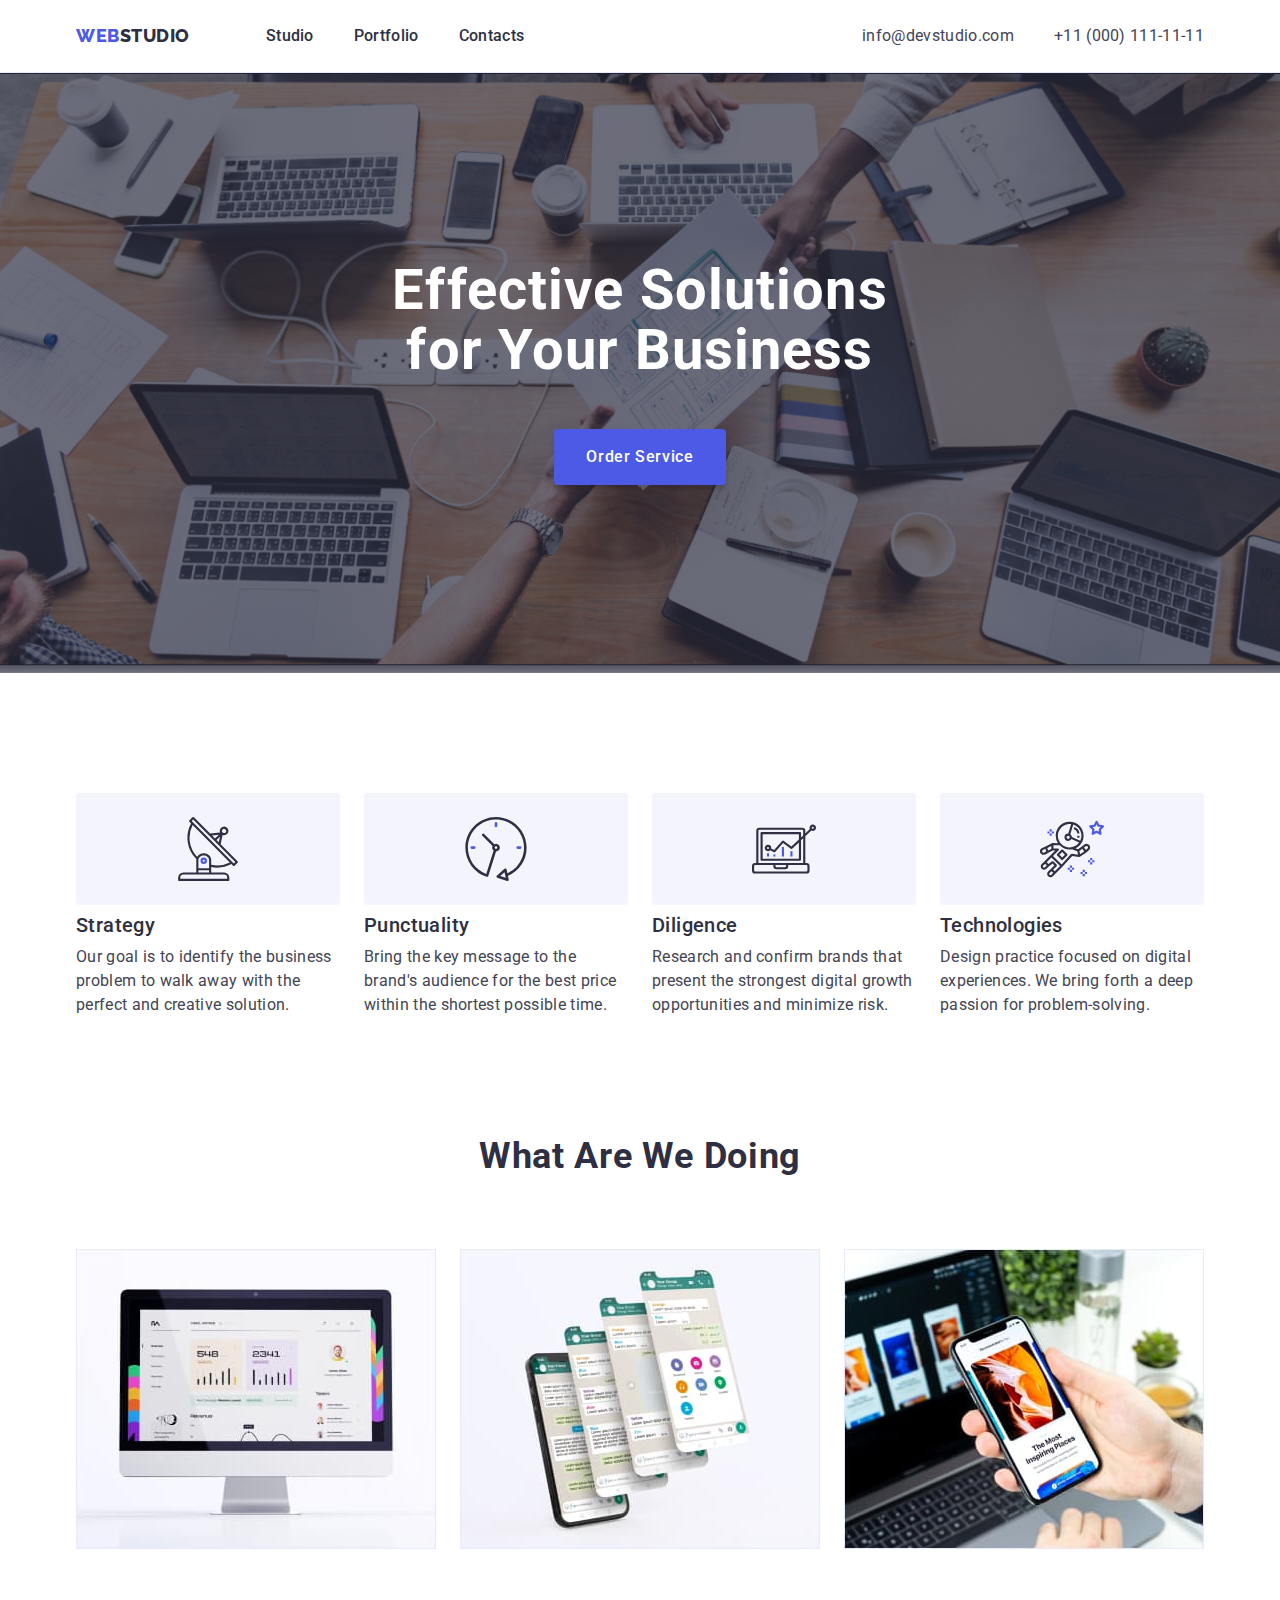
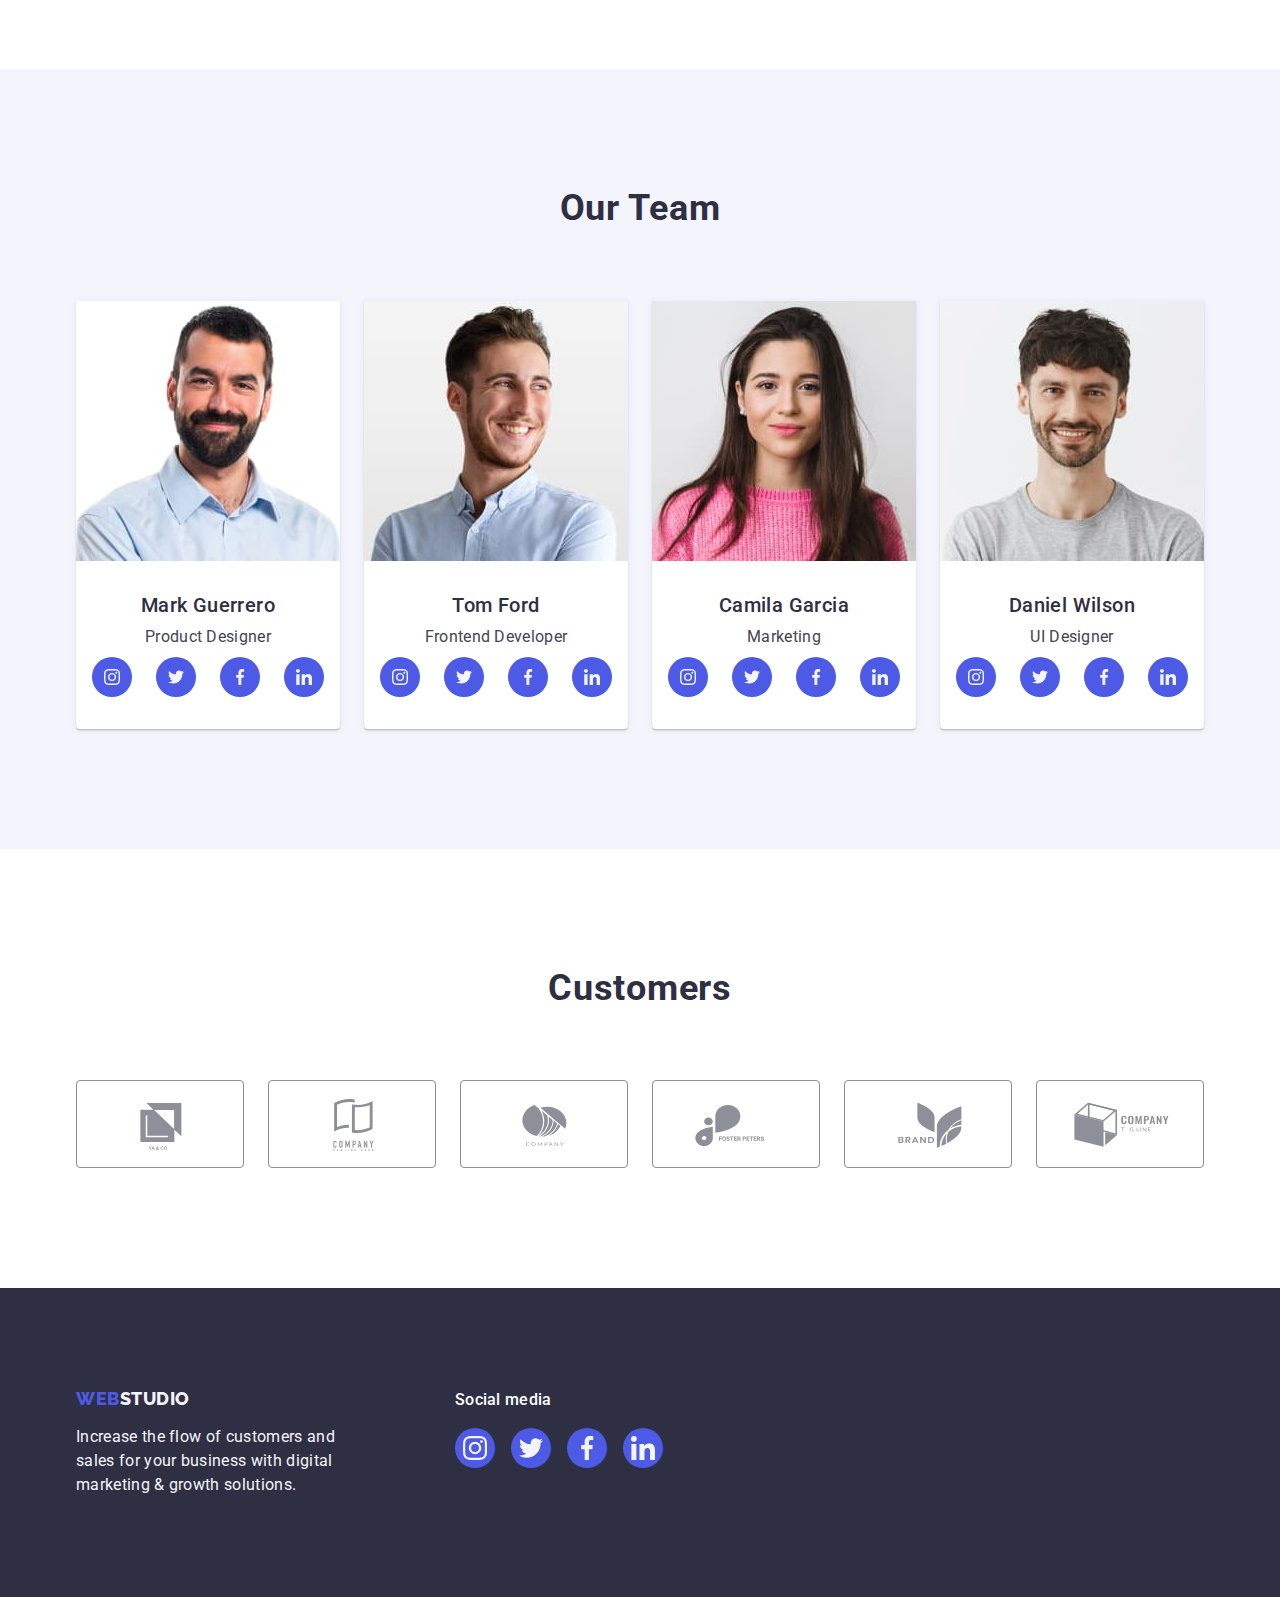
<file: index.html>
<!DOCTYPE html>
<html lang="en">

<head>
    <meta charset="UTF-8"/>
    <meta http-equiv="X-UA-Compatible" content="IE=edge"/>
    <meta name="viewport" content="width=device-width, initial-scale=1.0"/>
    <title>Studio</title>
    <link rel="preconnect" href="https://fonts.googleapis.com"/>
    <link rel="preconnect" href="https://fonts.gstatic.com" crossorigin/>

    <link 
        href="https://fonts.googleapis.com/css2?family=Raleway:wght@800&family=Roboto:wght@400;500;700&display=swap"
         rel="stylesheet"
    />

    <link  
        rel="stylesheet"
        href="https://cdnjs.cloudflare.com/ajax/libs/modern-normalize/1.1.0/modern-normalize.min.css"
    />  

    <link rel="stylesheet" href="./css/styles.css"/>

</head>

<body>

    <header class="page-header">

        <div class="container page-header-container">
            <nav class="page-navigation">
            <a class="page-logo-web link"  href="./index.html">Web<span class="page-logo-dark link">Studio</span></a>    
           
            <ul class="menu-list list" lang="en">
                 <li class="menu-item">
                    <a class="menu-link link" href="./index.html">Studio</a>
                 </li>

                 <li class="menu-item">
                    <a class="menu-link link" href="./portfolio.html">Portfolio</a>
                 </li>

                 <li class="menu-item">
                    <a class="menu-link link" href="">Contacts</a>
                 </li>
            </ul>
            </nav>
        
            <address class="contacts">
            <ul class="contact-list list">
                 <li class="contact-list-item">
                    <a class="contact-list-link link" href="mailto:info@devstudio.com">info@devstudio.com</a>
                 </li>
                 <li class="contact-list-item">
                    <a class="contact-list-link link" href="tel:+110001111111">+11 (000) 111-11-11</a>
                 </li>
            </ul>
            </address>  
        </div>
    </header>   

    <main class="about">
<!--hero-->
        <section class="hero">
            <div class="container">
                <h1 class="hero-title" lang="en">Effective Solutions for Your Business</h1>
                <button class="hero-button" type="button">Order Service</button> 
            </div>
          
        </section>
<!--section 2-->
        <section class="advanteges" id="about_us">
            <div class="container">

                <h2 class="title-first-h visually-hidden">Our advantages</h2>

                <ul class="advanteges-gallery-list list" lang="en">
                    <li class="advanteges-gallery-item">
                     
                        <div class="advanteges-container-icon">
                            <svg 
                                class="advanteges-icon"
                                aria-label="antenna`s icon"
                                width="64"
                                height="64"
                            >

                                <use href="./images/icons.svg#icon-antenna">
                                </use>
                            </svg>
                        </div>
                     
                        <h3 class="title-second-h">Strategy</h3>
                         <p class="description">Our goal is to identify the business
                         problem to walk away with the perfect and creative solution.
                        </p>
                    </li>

                    <li class="advanteges-gallery-item">
                        <div class="advanteges-container-icon">
                            <svg 
                                class="advanteges-icon"
                                aria-label="clock`s icon"
                                width="64"
                                height="64"
                            >

                                <use href="./images/icons.svg#icon-clock">
                                </use>
                            </svg>
                        </div>
                        <h3 class="title-second-h">Punctuality</h3>
                        <p class="description">Bring the key message to the brand's audience for the best price within the shortest possible time.
                        </p>
                    </li>

                    <li class="advanteges-gallery-item">
                        <div class="advanteges-container-icon">
                            <svg 
                              class="advanteges-icon" 
                              aria-label="diagram`s icon" 
                              width="64" 
                              height="64"
                            >
                        
                                <use href="./images/icons.svg#icon-diagram">
                                </use>
                            </svg>
                        </div>
                        <h3 class="title-second-h">Diligence</h3>
                         <p class="description" >Research and confirm brands that present the strongest digital growth opportunities and minimize risk.
                         </p>
                    </li>

                    <li class="advanteges-gallery-item">
                        <div class="advanteges-container-icon">
                            <svg
                              class="advanteges-icon" 
                              aria-label="astronaut`s icon"
                              width="64" 
                              height="64"
                            >
                        
                                <use href="./images/icons.svg#icon-astronaut">
                                </use>
                            </svg>
                        </div>
                        <h3 class="title-second-h">Technologies</h3>
                        <p class="description">Design practice focused on digital experiences. We bring forth a deep passion for problem-solving.
                        </p>
                    </li>
                </ul>
            </div>
        </section>  
<!--section 3-->
        <section class="service" id="we_doing">
            <div class="container">

             <h2 class="title-first-h"> What are we doing</h2>
                <ul class="service-gallery-list list" lang="en">     
                    <li class="service-gallery-item">
                        <img class="service-gallery-img" 
                        src="./images/we_doing/img1.jpg"
                        alt="creating_backend"
                        width="360"
                        height="360">
                    </li>
                    
                    <li class="service-gallery-item">
                        <img class="service-gallery-img" 
                        src="./images/we_doing/img2.jpg"
                        alt="creating_frontend"
                        width="360" 
                        height="360">
                    </li>

                    <li  class="service-gallery-item">
                        <img class="service-gallery-img"
                        src="./images/we_doing/img3.jpg"
                        alt="adaptive_layout"
                        width="360" 
                        height="360">
                    </li>
                </ul>
            </div>
        </section>
<!--section 4-->
        <section class="team" id="our_team"> 
            <div class="container">

             <h2 class="title-first-h">Our Team</h2>

                <ul class="team-gallery-list list">
                   
                    <li class="team-gallery-item">
                         <img class="team-gallery-img" 
                         src="./images/our_team/team_card1.jpg"
                         alt="photo_designer" 
                         width="264"
                         height="260">

                        <div class="team-content-text">
                            <h3 class="title-second-h text-pozition">Mark Guerrero</h3>
                            <p class="description text-pozition">Product Designer</p>
                          
                            <ul class="social-list list">
                                <li class="social-list-item">
                                    <a href="" class="social-list-link">
                                        <svg
                                          class="social-list-icon"
                                          aria-label="instagram`s icon"
                                          width="16"
                                          height="16"
                                        >

                                            <use href="./images/icons.svg#icon-instagram">
                                            </use>
                                        </svg>
                                    </a>
                                </li>

                                <li class="social-list-item">
                                    <a href="" class="social-list-link">
                                        <svg 
                                            class="social-list-icon" 
                                            aria-label="twitter`s icon" 
                                            width="16" 
                                            height="16">
                                
                                            <use href="./images/icons.svg#icon-twitter">
                                            </use>
                                        </svg>
                                    </a>
                                </li>

                                <li class="social-list-item">
                                    <a href="" class="social-list-link">
                                        <svg 
                                          class="social-list-icon" 
                                          aria-label="facebook`s icon" 
                                          width="16"
                                          height="16"
                                        >
                                
                                            <use href="./images/icons.svg#icon-facebook">
                                            </use>
                                        </svg>
                                    </a>
                                </li>

                                <li class="social-list-item">
                                    <a href="" class="social-list-link">
                                        <svg 
                                          class="social-list-icon"
                                          aria-label="linkedin`s icon" 
                                          width="16"
                                          height="16"
                                        >
                                
                                            <use href="./images/icons.svg#icon-linkedin">
                                            </use>
                                        </svg>
                                    </a>
                                </li>
                            </ul>
                        
                        </div>   
                    </li> 

                    <li class="team-gallery-item">
                        <img  class="team-gallery-img" 
                        src="images/our_team/team_card2.jpg"
                        alt="photo_developer" 
                        width="264" 
                        height="260">

                        <div class="team-content-text">
                            <h3 class="title-second-h text-pozition">Tom Ford</h3>
                            <p class="description text-pozition">Frontend Developer</p>

                            <ul class="social-list list">
                                <li class="social-list-item">
                                    <a href="" class="social-list-link">
                                        <svg 
                                          class="social-list-icon" 
                                          aria-label="instagram`s icon" 
                                          width="16"
                                          height="16"
                                        >
                            
                                            <use href="./images/icons.svg#icon-instagram">
                                            </use>
                                        </svg>
                                    </a>
                                </li>
                            
                                <li class="social-list-item">
                                    <a href="" class="social-list-link">
                                        <svg 
                                          class="social-list-icon" 
                                          aria-label="twitter`s icon"
                                          width="16" 
                                          height="16"
                                        >
                            
                                            <use href="./images/icons.svg#icon-twitter">
                                            </use>
                                        </svg>
                                    </a>
                                </li>
                            
                                <li class="social-list-item">
                                    <a href="" class="social-list-link">
                                        <svg 
                                          class="social-list-icon" 
                                          aria-label="facebook`s icon" 
                                          width="16" 
                                          height="16"
                                        >
                            
                                            <use href="./images/icons.svg#icon-facebook">
                                            </use>
                                        </svg>
                                    </a>
                                </li>
                            
                                <li class="social-list-item">
                                    <a href="" class="social-list-link">
                                        <svg 
                                          class="social-list-icon" 
                                          aria-label="linkedin`s icon" 
                                          width="16" 
                                          height="16"
                                        >
                            
                                            <use href="./images/icons.svg#icon-linkedin">
                                            </use>
                                        </svg>
                                    </a>
                                </li>
                            </ul>
                         </div>
                    </li>
                  
                    <li class="team-gallery-item">
                        <img class="team-gallery-img" 
                        src="./images/our_team/team_card3.jpg" 
                        alt="photo_marketer" 
                        width="264" 
                        height="260">

                        <div class="team-content-text">
                            <h3 class="title-second-h text-pozition">Camila Garcia</h3>
                            <p class="description text-pozition">Marketing</p>

                            <ul class="social-list list">
                                <li class="social-list-item">
                                    <a href="" class="social-list-link link">
                                        <svg 
                                          class="social-list-icon" 
                                          aria-label="instagram`s icon"
                                          width="16"
                                          height="16"
                                        >
                            
                                            <use href="./images/icons.svg#icon-instagram">
                                            </use>
                                        </svg>
                                    </a>
                                </li>
                            
                                <li class="social-list-item">
                                    <a href="" class="social-list-link link">
                                        <svg 
                                          class="social-list-icon" 
                                          aria-label="twitter`s icon"
                                          width="16" 
                                          height="16">
                            
                                            <use href="./images/icons.svg#icon-twitter">
                                            </use>
                                        </svg>
                                    </a>
                                </li>
                            
                                <li class="social-list-item">
                                    <a href="" class="social-list-link link">
                                        <svg 
                                            class="social-list-icon" 
                                            aria-label="facebook`s icon" 
                                            width="16" 
                                            height="16">
                            
                                            <use href="./images/icons.svg#icon-facebook">
                                            </use>
                                        </svg>
                                    </a>
                                </li>
                            
                                <li class="social-list-item">
                                    <a href="" class="social-list-link link">
                                        <svg 
                                          class="social-list-icon" 
                                          aria-label="linkedin`s icon"
                                          width="16" 
                                          height="16"
                                        >
                            
                                            <use href="./images/icons.svg#icon-linkedin">
                                            </use>
                                        </svg>
                                    </a>
                                </li>
                            </ul>
                        </div>
                    </li>
                
                    <li class="team-gallery-item">
                       <img class="team-gallery-img" 
                        src="./images/our_team/team-card4.jpg"
                        alt="photo_Designer" 
                        width="264"
                        height="260">

                        <div class="team-content-text">
                            <h3 class="title-second-h text-pozition">Daniel Wilson</h3>
                            <p class="description text-pozition" >UI Designer</p>
                            
                            <ul class="social-list list">
                                <li class="social-list-item">
                                    <a href="" class="social-list-link link">
                                        <svg 
                                          class="social-list-icon" 
                                          aria-label="instagram`s icon" 
                                          width="16" 
                                          height="16"
                                        >
                            
                                            <use href="./images/icons.svg#icon-instagram">
                                            </use>
                                        </svg>
                                    </a>
                                </li>
                            
                                <li class="social-list-item">
                                    <a href="" class="social-list-link link">
                                        <svg 
                                          class="social-list-icon" 
                                          aria-label="twitter`s icon" 
                                          width="16"
                                          height="16"
                                        >
                            
                                            <use href="./images/icons.svg#icon-twitter">
                                            </use>
                                        </svg>
                                    </a>
                                </li>
                            
                                <li class="social-list-item">
                                    <a href="" class="social-list-link link">
                                        <svg 
                                          class="social-list-icon" 
                                          aria-label="facebook`s icon" 
                                          width="16" 
                                          height="16"
                                        >
                            
                                            <use href="./images/icons.svg#icon-facebook">
                                            </use>
                                        </svg>
                                    </a>
                                </li>
                            
                                <li class="social-list-item">
                                    <a href="" class="social-list-link">
                                        <svg 
                                          class="social-list-icon"
                                          aria-label="linkedin`s icon"
                                          width="16" 
                                          height="16"
                                        >
                            
                                            <use href="./images/icons.svg#icon-linkedin">
                                            </use>
                                        </svg>
                                    </a>
                                </li>
                            </ul>
                        </div>   
                    </li>
                </ul>
               
            </div>
        </section>

<!--section 5-->
        <section class="customers">
            <div class="container">
                <h2 class="title-first-c">Customers</h2>

                <ul class="customers-icon-list list">

                    <li class="customers-icon-item">
                        <a href="" class="customers-icon-link link">
                            <svg 
                              class="customers-icon" 
                              aria-label="client`s ya-and-co icon"
                              width="104" 
                              height="56"
                            >

                                <use href="./images/icons.svg#icon-logo1">
                                </use>
                            </svg>
                        </a>
                    </li>

                    <li class="customers-icon-item">
                        <a href="" class="customers-icon-link link">
                            <svg 
                              class="customers-icon" 
                              aria-label="company`s tagline here icon" 
                              width="104" 
                              height="56"
                            >
                    
                                <use href="./images/icons.svg#icon-logo2">
                                </use>
                            </svg>
                        </a>
                    </li>

                    <li class="customers-icon-item">
                        <a href="" class="customers-icon-link link">
                            <svg 
                              class="customers-icon"
                              aria-label="company`s icon"
                              width="104" 
                              height="56"
                            >
                    
                                <use href="./images/icons.svg#icon-logo3">
                                </use>
                            </svg>
                        </a>
                    </li>

                    <li class="customers-icon-item">
                        <a href="" class="customers-icon-link link">
                            <svg 
                              class="customers-icon"
                              aria-label="company`s fosterpeters icon"
                              width="104" 
                              height="56"
                            >
                    
                                <use href="./images/icons.svg#icon-logo4">
                                </use>
                            </svg>
                        </a>
                    </li>

                    <li class="customers-icon-item">
                        <a href="" class="customers-icon-link link">
                            <svg 
                              class="customers-icon" 
                              aria-label="company`s brand icon" 
                              width="104" 
                              height="56"
                            >
                    
                                <use href="./images/icons.svg#icon-logo5">
                                </use>
                            </svg>
                        </a>
                    </li>

                    <li class="customers-icon-item">
                        <a href="" class="customers-icon-link link">
                            <svg 
                              class="customers-icon" 
                              aria-label="company`s tag line icon"
                              width="104" 
                              height="56"
                            >
                    
                                <use href="./images/icons.svg#icon-logo6">
                                </use>
                            </svg>
                        </a>
                    </li>
                </ul>
            </div>
        </section>

    </main>

<!--footer-->
    <footer class="page-footer-motto">
        <div class="container footer-container">

            <div class="footer-content">
                <a class="footer-logo-web link" href="./index.html">Web<span class="footer-logo-light">Studio</span></a>
                <p class="footer-description-light"> 
                    Increase the flow of customers and <br/>
                    sales for your business with digital <br/>
                    marketing & growth solutions.
                </p>
            </div>

            <div class="footer-social-media-content">
                <p class="social-media-title">Social media</p>

                <ul class="social-media-list list">
                    <li class="social-media-list-item">
                        <a href="" class="social-media-list-link link">
                            <svg 
                              class="social-media-list-icon"
                              aria-label="instagram`s icon"
                              width="24" 
                              height="24"
                            >
                
                                <use href="./images/icons.svg#icon-instagram">
                                </use>
                            </svg>
                        </a>
                    </li>
                
                    <li class="social-media-list-item">
                        <a href="" class="social-media-list-link link">
                            <svg 
                              class="social-media-list-icon" 
                              aria-label="twitter`s icon" 
                              width="24"
                              height="24"
                            >
                
                                <use href="./images/icons.svg#icon-twitter">
                                </use>
                            </svg>
                        </a>
                    </li>
                
                    <li class="social-media-list-item">
                        <a href="" class="social-media-list-link link">
                            <svg 
                              class="social-media-list-icon"
                              aria-label="facebook`s icon" 
                              width="24" 
                              height="24"
                            >
                
                                <use href="./images/icons.svg#icon-facebook">
                                </use>
                            </svg>
                        </a>
                    </li>
                
                    <li class="social-media-list-item">
                        <a href="" class="social-media-list-link link">
                            <svg 
                              class="social-media-list-icon" 
                              aria-label="linkedin`s icon" 
                              width="24" 
                              height="24"
                            >
                
                                <use href="./images/icons.svg#icon-linkedin">
                                </use>
                            </svg>
                        </a>
                    </li>
                </ul>
            </div>
        </div>
    </footer>
    
</body>
</html>
</file>
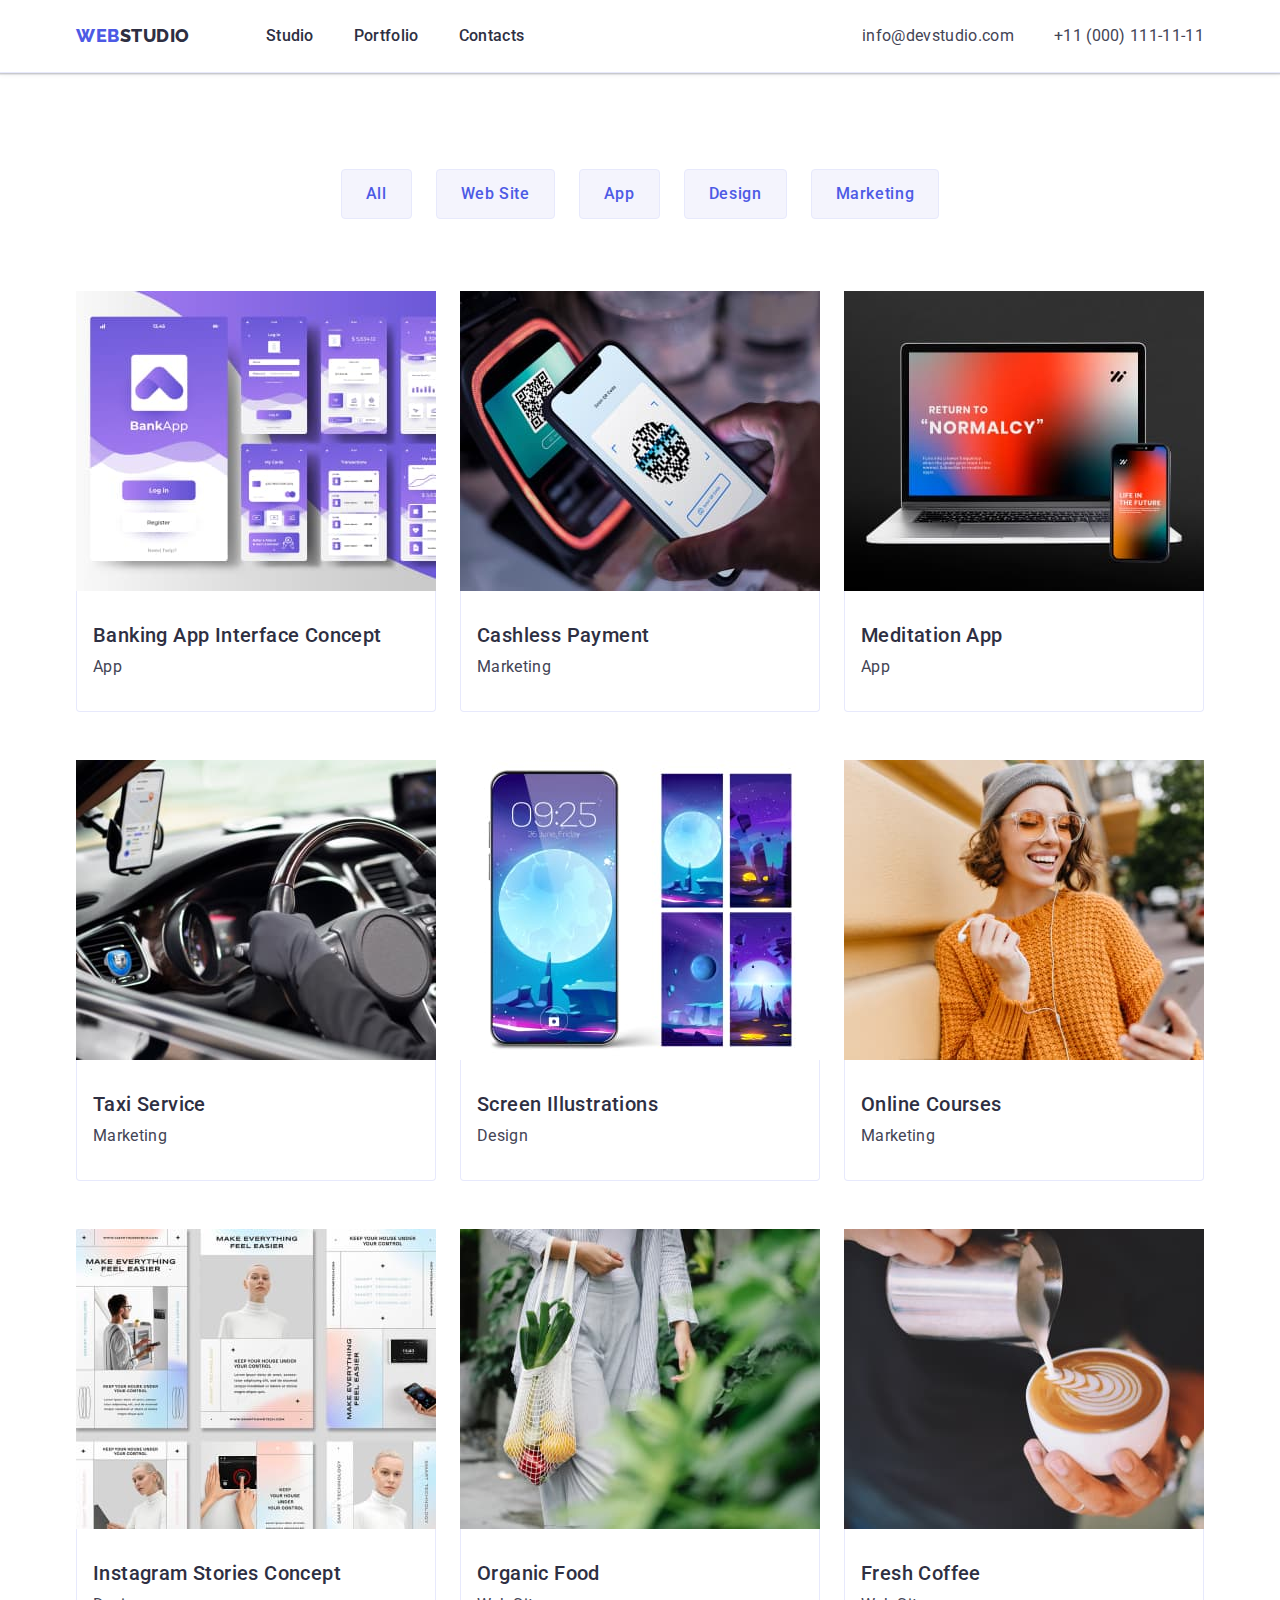
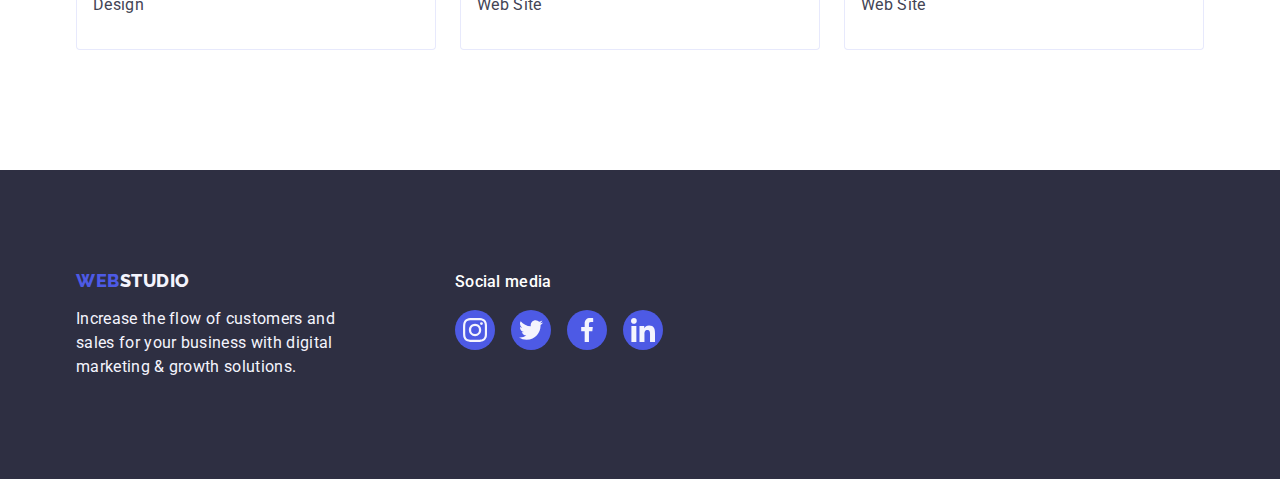
<file: portfolio.html>
<!DOCTYPE html>
<html lang="en">

<head>
    <meta charset="UTF-8"/>
    <meta http-equiv="X-UA-Compatible" content="IE=edge"/>
    <meta name="viewport" content="width=device-width, initial-scale=1.0"/>
    <title>Portfolio</title>
    <link rel="preconnect" href="https://fonts.googleapis.com"/>
    <link rel="preconnect" href="https://fonts.gstatic.com" crossorigin/>

    <link
     href="https://fonts.googleapis.com/css2?family=Raleway:wght@800&family=Roboto:wght@400;500;700&display=swap"
     rel="stylesheet"
     />

    <link 
        rel="stylesheet" 
        href="https://cdnjs.cloudflare.com/ajax/libs/modern-normalize/1.1.0/modern-normalize.min.css"
    />

    <link rel="stylesheet" href="./css/styles.css">
</head>

<body>

    <header class="page-header">

        <div class="container page-header-container">
            <nav class="page-navigation">
                <a class="page-logo-web link" href="./portfolio.html">Web<span class="page-logo-dark">Studio</span></a>
    
                <ul class="menu-list list" lang="en">
                <li class="menu-item" >
                    <a class="menu-link link" href="./index.html">Studio</a>
                </li>
    
                <li class="menu-item" >
                    <a class="menu-link link" href="./portfolio.html">Portfolio</a>
                </li>
    
                <li class="menu-item" >
                    <a class="menu-link link" href="">Contacts</a>
                </li>
                 </ul>
            </nav>
    
            <address class="contacts">
             <ul class="contact-list list">
                <li class="contact-list-item">
                    <a class="contact-list-link link" href="mailto:info@devstudio.com">info@devstudio.com</a>
                </li>
                <li class="contact-list-item">
                    <a class="contact-list-link link" href="tel:+110001111111">+11 (000) 111-11-11</a>
                </li>
             </ul>
            </address>
        </div>
    </header>

    <main class="about">

        <section class="filter-buttons">
            <div class="container">

             <h1 class="visually-hidden">Solutions</h1>
                <ul class="filter-buttons-list list" lang="en">
                    <li class="filter-button-item">
                         <button class="filter-button" type="button">All</button>  
                    </li>
                    <li class="filter-button-item">
                        <button class="filter-button" type="button">Web Site</button>
                    </li>
                     <li class="filter-button-item">
                        <button class="filter-button" type="button">App</button>
                    </li>
                    <li class="filter-button-item">
                         <button class="filter-button" type="button">Design</button>
                    </li>
                    <li class="filter-button-item" >
                        <button class="filter-button" type="button">Marketing</button>
                    </li>
                </ul>
            
                <ul class="projects-gallery-list list" lang="en">
                    <li class="project-gallery-item">
                        <a href="" class="gallery-link link">
                            <img  class="project-gallery-img" 
                            src="./images/portfolio/img1.jpg" 
                            alt="banking_app" 
                            width="360" 
                            height="300">

                        <div class="gallery-content-text">
                            <h2 class="title-second">Banking App Interface Concept</h2>
                            <p class="description">App</p>
                        </div>
                        </a>
                    </li>
            
                    <li class="project-gallery-item">
                        <a href="" class="gallery-link link">
                            <img class="project-gallery-img" 
                            src="./images/portfolio/img2.jpg"
                            alt="cashless_payment" 
                            width="360" 
                            height="300">

                        <div class="gallery-content-text">
                            <h2 class="title-second">Cashless Payment</h2>
                            <p class="description">Marketing</p>
                        </div>
                         </a>
                    </li>
            
                    <li class="project-gallery-item">
                        <a href="" class="gallery-link link">
                            <img class="project-gallery-img" 
                            src="./images/portfolio/img3.jpg"
                            alt="leptop_and_phone_screen_picture" 
                            width="360" 
                            height="300">

                        <div class="gallery-content-text">
                            <h2 class="title-second">Meditation App</h2>
                            <p class="description">App</p>
                        </div>
                        </a>
                    </li>

                     <li class="project-gallery-item">
                        <a href="" class="gallery-link link">
                            <img class="project-gallery-img" 
                            src="./images/portfolio/img4.jpg" 
                            alt="car_driver" 
                            width="360"
                            height="300">

                        <div class="gallery-content-text">
                            <h2 class="title-second">Taxi Service</h2>
                            <p class="description">Marketing</p>
                        </div>
                        </a>
                     </li>
                
                    <li class="project-gallery-item">
                        <a href="" class="gallery-link link">
                            <img class="project-gallery-img" 
                            src="./images/portfolio/img5.jpg"
                            alt="screen_illustrations"
                            width="360" 
                            height="300">

                        <div class="gallery-content-text">
                            <h2 class="title-second">Screen Illustrations</h2>
                            <p class="description">Design</p>
                        </div>
                        </a>
                     </li>
                
                     <li class="project-gallery-item">
                        <a href="" class="gallery-link link">
                            <img class="project-gallery-img" 
                            src="./images/portfolio/img6.jpg"
                            alt="smiling_girl"
                            width="360" 
                            height="300">

                        <div class="gallery-content-text">
                            <h2 class="title-second">Online Courses</h2>
                            <p class="description">Marketing</p>
                        </div>
                        </a>
                    </li>

                    <li class="project-gallery-item">
                        <a href="" class="gallery-link link ">
                            <img class="project-gallery-img" 
                            src="./images/portfolio/img7.jpg" 
                            alt="instagram_photoes" 
                            width="360" 
                            height="300">

                        <div class="gallery-content-text">
                            <h2 class="title-second">Instagram Stories Concept</h2>
                            <p class="description">Design</p>
                        </div>
                        </a>
                    </li>
                
                     <li class="project-gallery-item">
                        <a href="" class="gallery-link link">
                            <img class="project-gallery-img" 
                            src="./images/portfolio/img8.jpg" 
                            alt="organic_food" 
                            width="360"
                            height="300">

                        <div class="gallery-content-text">
                            <h2 class="title-second">Organic Food</h2>
                            <p class="description">Web Site</p>
                        </div>
                        </a>
                     </li>
                
                    <li class="project-gallery-item">
                        <a href="" class="gallery-link link">
                            <img class="project-gallery-img" 
                            src="./images/portfolio/img9.jpg"
                            alt="fresh_coffe_marceting" 
                            width="360" 
                            height="300">

                        <div  class="gallery-content-text">
                            <h2 class="title-second">Fresh Coffee</h2>
                            <p class="description">Web Site</p>
                        </div>
                        </a>
                    </li>
                </ul>
             </div>
         </section>
    </main>

    <!--footer-->
    <footer class="page-footer-motto">
        <div class="container footer-container">
    
            <div class="footer-content">
                <a class="footer-logo-web link" href="./index.html">Web<span class="footer-logo-light">Studio</span></a>
                <p class="footer-description-light">
                    Increase the flow of customers and <br />
                    sales for your business with digital <br />
                    marketing & growth solutions.
                </p>
            </div>
    
            <div class="footer-social-media-content">
                <p class="social-media-title">Social media</p>
    
                <ul class="social-media-list list">
                    <li class="social-media-list-item">
                        <a href="" class="social-media-list-link link">
                            <svg 
                              class="social-media-list-icon" 
                              aria-label="instagram`s icon" 
                              width="24" 
                              height="24"
                            >
    
                                <use href="./images/icons.svg#icon-instagram">
                                </use>
                            </svg>
                        </a>
                    </li>
    
                    <li class="social-media-list-item">
                        <a href="" class="social-media-list-link link">
                            <svg 
                              class="social-media-list-icon" 
                              aria-label="twitter`s icon"
                              width="24" 
                              height="24"
                            >
    
                                <use href="./images/icons.svg#icon-twitter">
                                </use>
                            </svg>
                        </a>
                    </li>
    
                    <li class="social-media-list-item">
                        <a href="" class="social-media-list-link link">
                            <svg 
                              class="social-media-list-icon" 
                              aria-label="facebook`s icon" 
                              width="24" 
                              height="24"
                            >
    
                                <use href="./images/icons.svg#icon-facebook">
                                </use>
                            </svg>
                        </a>
                    </li>
    
                    <li class="social-media-list-item">
                        <a href="" class="social-media-list-link link">
                            <svg 
                                class="social-media-list-icon" 
                                aria-label="linkedin`s icon" 
                                width="24" 
                                height="24">
    
                                <use href="./images/icons.svg#icon-linkedin">
                                </use>
                            </svg>
                        </a>
                    </li>
                </ul>
            </div>
        </div>
    </footer>

</body>
</html>
</file>
<file: css/styles.css>
/*=======Reset_Settings_of_pages=====*/

:root {
    --main-font-family:'Roboto',
        sans-serif;

    --second-font-family:'Raleway',
        sans-serif;

    --accent-color: #2E2F42;
    --second-color: #F4F4FD;
    --third-color: #434455;
    --logo-color: #4D5AE5;
    --fourth-color: #FFFFFF;
    --hover-color: #404BBF;
    --border-line-color: #E7E9FC;
    --icon-link-hover: #31D0AA;
    --icon-color: #8E8F99;
}

.list{
    list-style: none;
}

.link{
    text-decoration: none;
}

button {
    cursor: pointer;
}

body {
    font-family: var(--main-font-family);
    color: var(--third-color);
    font-size: 16px;
    background-color: var(--fourth-color);
}

h1,h2,h3,p{
    margin-top: 0;
    margin-bottom: 0;
}

ul{
    margin-top: 0;
    margin-bottom: 0;
    padding-left:0;
}

.container {
    width: 1158px;
    margin: 0 auto;
    padding-left: 15px;
    padding-right: 15px;
}
img {
    display: block;
    max-width: 100%;
    height: auto;
}
/*======/Reset_Settings_of_pages=====*/

/*=======Header=======*/
.page-header {
    border-bottom: 1px solid var(--border-line-color);
    box-shadow: 0px 2px 1px rgba(46, 47, 66, 0.08),
        0px 1px 1px rgba(46, 47, 66, 0.16),
        0px 1px 6px rgba(46, 47, 66, 0.08);
}

.page-header-container {
    display: flex;
    align-items: center;  
   
}

.page-navigation {
    display:flex;
    align-items:center;
}
.menu-list {
    display:flex;
    align-items: center;
    gap: 40px;
}
.menu-item {
    display: flex;
}

.menu-item:last-child {
    margin-right: 0;
}

.menu-link {
    padding-top: 24px;
    padding-bottom: 24px;

    font-weight: 500;
    font-size: 16px;
    line-height: 1.5;
    letter-spacing: 0.02em;
    color: var(--accent-color);
}
.menu-link:hover,
.menu-link:focus {
    color: var(--hover-color);

}

.contacts {
    margin-left: auto;
    font-style: normal;
}

.contact-list {
    display: flex;
    gap: 40px;
}

.contact-list-link :last-child {
    margin-right: 0;
}

.contact-list-link {
    font-size: 16px;
    line-height: 1.5;
    letter-spacing: 0.02em;
    color: var(--third-color);
}
.contact-list-link:hover,
.contact-list-link:focus {
    color: var(--hover-color);
}
/*=======/Header=========*/

/*====Hero=====*/

.hero{
    text-align: center;
    margin-left: auto;
    margin-right: auto;
    padding-top: 188px;
    padding-bottom: 188px;
    background-size: cover;
    background-position: center;
    background-repeat: no-repeat;
    max-width: 1440px;
    background-image: linear-gradient(rgba(46, 47, 66, 0.7), rgba(46, 47, 66, 0.7)),
            url("../images/hero/bg.jpg");
    background-color: var(--accent-color);
}


.hero-title {
    margin-top: 0;
    margin-left: auto;
    margin-right: auto;
    max-width: 496px;

    font-weight: 700;
    font-size: 56px;
    line-height: 1.07;
    letter-spacing: 0.02em;
    color: var(--fourth-color);
    text-align: center;
    margin-bottom: 48px;
}

.hero-button {
    margin-top: 0;
    margin-bottom: 0;
    margin-left: auto;
    margin-right: auto;
    display:block;
    min-width: 169px;
    height: 56px;

    padding-top: 16px;
    padding-bottom: 16px;
    padding-right: 32px;
    padding-left: 32px;

    border:none;
    border-radius: 4px;

    background-color: var(--logo-color);
    box-shadow: 0px 4px 4px rgba(0, 0, 0, 0.15);

    font-family: inherit;
    font-weight: 500;
    font-size: 16px;
    line-height: 1.5;
    letter-spacing: 0.04em;
    color: var(--fourth-color);
}

.hero-button:hover,
.hero-button:focus {
    background-color: var(--hover-color);
    box-shadow: 0px 1px 6px rgba(46, 47, 66, 0.08), 0px 1px 1px rgba(46, 47, 66, 0.16), 0px 2px 1px rgba(46, 47, 66, 0.08);

}
/*======/Hero=====/

/*==Studio components==*/

.page-logo-web {
    font-family:var(--second-font-family);
    font-weight: 800;
    font-size: 18px;
    line-height: 1.17;
    letter-spacing: 0.03em;
    text-transform: uppercase;
    color: var(--logo-color);  
    margin-right: 76px;
}

.page-logo-dark {
    font-family: var(--second-font-family);
    font-weight: 800;
    font-size: 18px;
    line-height: 1.17;
    letter-spacing: 0.03em;
    text-transform: uppercase;
    color: var(--accent-color);
} 

/*==section 2==*/

.visually-hidden {
    position: absolute;
    white-space: nowrap;
    width: 1px;
    height: 1px;
    overflow: hidden;
    border: 0;
    padding: 0;
    clip: rect(0 0 0 0);
    clip-path: inset(50%);
    margin: -1px;
}
.advanteges{
    padding-top: 120px;
    padding-bottom: 120px;
}
.advanteges-gallery-list {
    display:flex;
    gap: 24px;
}
.advanteges-gallery-item:last-child{
    margin-right: 0;
}

.advanteges-gallery-item {
    flex-basis: calc((100% - 72px) / 4);
}
.advanteges-container-icon{
    display: flex;
    justify-content: center;
    align-items: center;

    width: 264px;
    height: 112px;
    background-color: var(--second-color);
    border-radius: 4px;
    margin-bottom: 8px;
}
.title-second-h {
    margin-bottom: 8px;
    font-weight: 500;
    font-size: 20px;
    line-height: 1.2;
    letter-spacing: 0.02em;
    color: var(--accent-color);
   
}

.description {
    line-height: 1.5;
    letter-spacing: 0.02em;
    color: var(--third-color);
   
}

/*==section 3==*/

.service{
    padding-bottom: 120px;
}
.service-gallery-list {
    display:flex;
    gap: 24px;
}

.service-gallery-item:last-child{
    margin-right: 0;
}
.service-gallery-item {
    flex-basis: calc((100% - 48px) / 3);
}

.service-gallery-img {
    display: block;
    max-width: 100%;
    height: auto;
}

/*==section 4==*/

.team {
    padding-top: 120px;
    padding-bottom: 120px;
    background-color: var(--second-color);

    text-align: center;
    margin-left: auto;
    margin-right: auto;
    max-width: 1440px;
    
}
.team-gallery-list {
    display: flex;
    gap: 24px;
}


.team-gallery-item:last-child {
    margin-right: 0;
}
.team-gallery-item {
    flex-basis: calc((100% - 72px) / 4);
    background-color: var(--fourth-color);
    border-radius: 0px 0px 4px 4px;

    box-shadow: 0px 1px 6px rgba(46, 47, 66, 0.08), 0px 1px 1px rgba(46, 47, 66, 0.16), 0px 2px 1px rgba(46, 47, 66, 0.08);
    border-radius: 0px 0px 4px 4px;
}
.title-first-h {
    margin-bottom: 72px;

    font-weight: 700;
    font-size: 36px;
    line-height: 1.11;
    text-align: center;
    letter-spacing: 0.02em;
    text-transform: capitalize;
    color: var(--accent-color);
}

.team-content-text {
    padding-top: 32px;
    padding-bottom: 32px;
}

/*icons-list*/
.social-list{
    display:flex;
    justify-content: center;
    gap: 24px;
}
.social-list-item{
    width: 40px;
    height: 40px;
}
.social-list-link:hover,
.social-list-link:focus{
    background-color: var(--hover-color);
}

.social-list-link{
    display:flex;
    justify-content: center;
    align-items: center;
    
    width: 100%;
    height: 100%;

    border-radius: 50%;
    background-color: var(--logo-color);
}
.social-list-icon{
    fill: var(--second-color);
}
/*/icon-list*/

.text-pozition {
    text-align: center;
    margin-bottom: 8px;
}

/*==section 5==*/

.customers{
    padding-top: 120px;
    padding-bottom: 120px;
}
.title-first-c {
    margin-bottom: 72px;
    font-weight: 700;
    font-size: 36px;
    line-height: 1.1;
    text-align: center;
    letter-spacing: 0.02em;
    text-transform: capitalize;
    color: var(--accent-color);
}
.customers-icon-list{
    display:flex;
    gap:24px;
}
.customers-icon-item{
    flex-basis: calc((100% - 120px) / 6);
    height: 88px;
}
.customers-icon-item:last-child{
    margin-right: 0;
}
.customers-icon-link{
    display:flex;
    justify-content: center;
    align-items: center;

    width: 168px;
    height: 88px;
    border: 1px solid var(--icon-color);
    border-radius: 4px;    
    color: var(--icon-color);

    width: 100%;
    height: 100%;
}


.customers-icon-link:hover,
.customers-icon-link:focus{

    border-color: var(--hover-color);
    color: var(--hover-color); 
}

.customers-icon {
    fill: currentColor;
}

/*======/Sections=====*/

/*=====Footer=======*/

.page-footer-motto {
    padding-top: 100px;
    padding-bottom: 100px;
    background-color: var(--accent-color);

    margin-left: auto;
    margin-right: auto;
    max-width: 1440px;
}
.footer-container{
    display: flex;
    align-items: baseline;
}

.footer-content{
    margin-right: 120px
}

.footer-logo-web{
    display: inline-block;
    font-family: var(--second-font-family);
    font-weight: 800;
    font-size: 18px;
    line-height: 1.17;
    letter-spacing: 0.03em;
    text-transform: uppercase;
    color: var(--logo-color);
    margin-bottom: 16px;
  
}

.footer-logo-light {
    font-family: var(--second-font-family);
    font-weight: 800;
    font-size: 18px;
    line-height: 1.17;
    letter-spacing: 0.03em;
    text-transform: uppercase;
    color: var(--second-color);
}

.footer-description-light {
    line-height: 1.5;
    letter-spacing: 0.02em;
    color: var(--second-color);
}

.social-media-title{
    line-height: 1.5;
    letter-spacing: 0.02em;
    color: var(--fourth-color);
    font-weight: 500;
    margin-bottom: 16px;
}
.social-media-list {
    display: flex;
    justify-content: center;
    gap: 16px;

}
.social-media-list-item{

    width: 40px;
    height: 40px;
}
.social-media-list-link {
    display: flex;
    justify-content: center;
    align-items: center;

    width: 100%;
    height: 100%;

    border-radius: 50%;
    background-color: var(--logo-color);
}

.social-media-list-link:hover,
.social-media-list-link:focus {

    background-color: var(--icon-link-hover);
}

.social-media-list-icon {

    fill: var(--second-color);
}
/*=====/Footer=======*/

/*=====Portfolio====*/

.filter-buttons{
    padding-top: 96px;
    padding-bottom: 120px;
}
.filter-buttons-list {
    display: flex;
    gap: 24px;
    justify-content: center;
    margin-bottom: 72px;
}
.filter-button-item:last-child{
    margin-right: 0;
}
/*==Portfolio_components==*/

.filter-button {

    border: 1px solid #E7E9FC;
    border-radius: 4px;

    padding-top: 12px;
    padding-bottom: 12px;
    padding-left: 24px;
    padding-right: 24px;

    font-family: inherit;
    font-weight: 500;
    font-size: 16px;
    line-height: 1.5;
    text-align: center;
    letter-spacing: 0.04em;
    background-color: var(--second-color);
    color: var(--logo-color);
}

.filter-button:hover,
.filter-button:focus {
    color: var(--fourth-color);
    background-color: var(--hover-color);
    border: 1px solid transparent;

    box-shadow: 0px 3px 1px rgba(0, 0, 0, 0.1),
        0px 2px 1px rgba(0, 0, 0, 0.08),
        0px 2px 2px rgba(0, 0, 0, 0.12);
}
/*===/Portfolio components==*/

.title-first {
    font-weight: 700;
    font-size: 36px;
    line-height: 1.11;
    text-align: center;
    letter-spacing: 0.02em;
    text-transform: capitalize;
}

.title-second {
    font-weight: 500;
    font-size: 20px;
    line-height: 1.2;
    letter-spacing: 0.02em;
    color: var(--accent-color);
    margin-bottom: 8px;
}

.projects-gallery-list {
    display: flex;
    flex-wrap: wrap;
   
    column-gap: 24px;
    row-gap: 48px;
}

.project-gallery-item {
    flex-basis: calc((100% - 48px) / 3);
}

.project-gallery-item:nth-child(2n+1){
    margin-right:0;}

.gallery-link{
    display: block;
}
.gallery-link:hover,
.gallery-link:focus {
box-shadow: 0px 1px 6px rgba(46, 47, 66, 0.08),
0px 1px 1px rgba(46, 47, 66, 0.16),
0px 2px 1px rgba(46, 47, 66, 0.08);
}

.project-gallery-img{
    background: var(--logo-color);
}

.gallery-content-text {
    padding: 32px 16px;

    background: var(--fourth-color);
    border: 1px solid var(--border-line-color);
    border-top: none;
    border-radius: 0px 0px 4px 4px;
}
</file>
